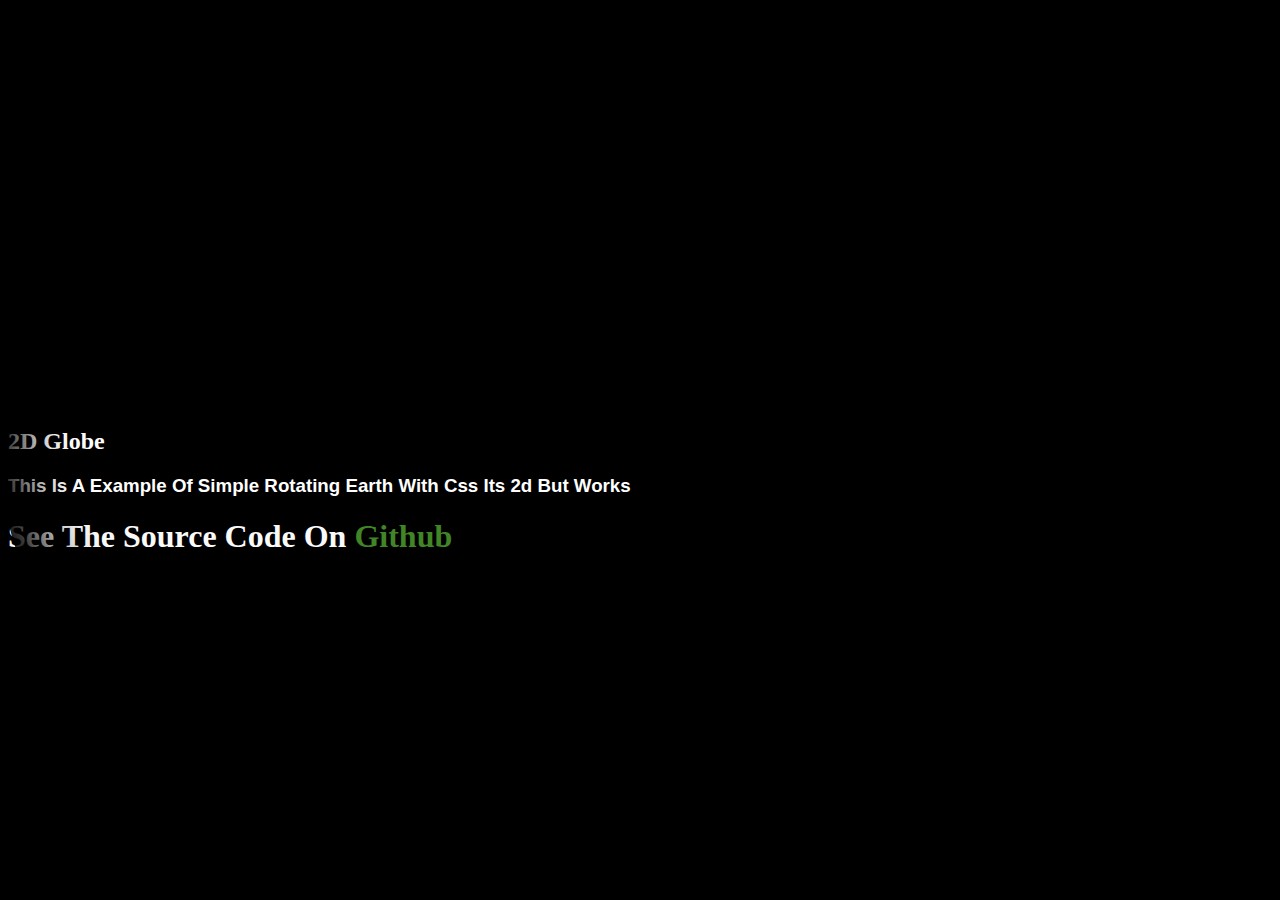
<file: portfolio/index.html>
<!DOCTYPE html>
<html lang="en">
<head>
  <meta charset="UTF-8">
  <meta http-equiv="X-UA-Compatible" content="IE=edge">
  <meta name="viewport" content="width=device-width, initial-scale=1.0">
  <title>2D Earth Project</title>
</head>
<body>
  

<link rel="stylesheet" href="styles.css">
<body style="background-color:rgb(0, 0, 0);"></body>



<div class="earth">

  <div></div>
</div>

<h2 style="font-family:verdana"><Nav>2D Globe</Nav></h2>
<h3 style="font-family:Verdana, Geneva, Tahoma, sans-serif;">This Is A Example Of Simple Rotating Earth With Css Its 2d But Works</h3>
  </div>
  <h1>See The Source Code On <a href="https://github.com/simplystudios/2d-Globe-earth-in-css/tree/main">Github</a></h1>
</body>
</html>
</file>
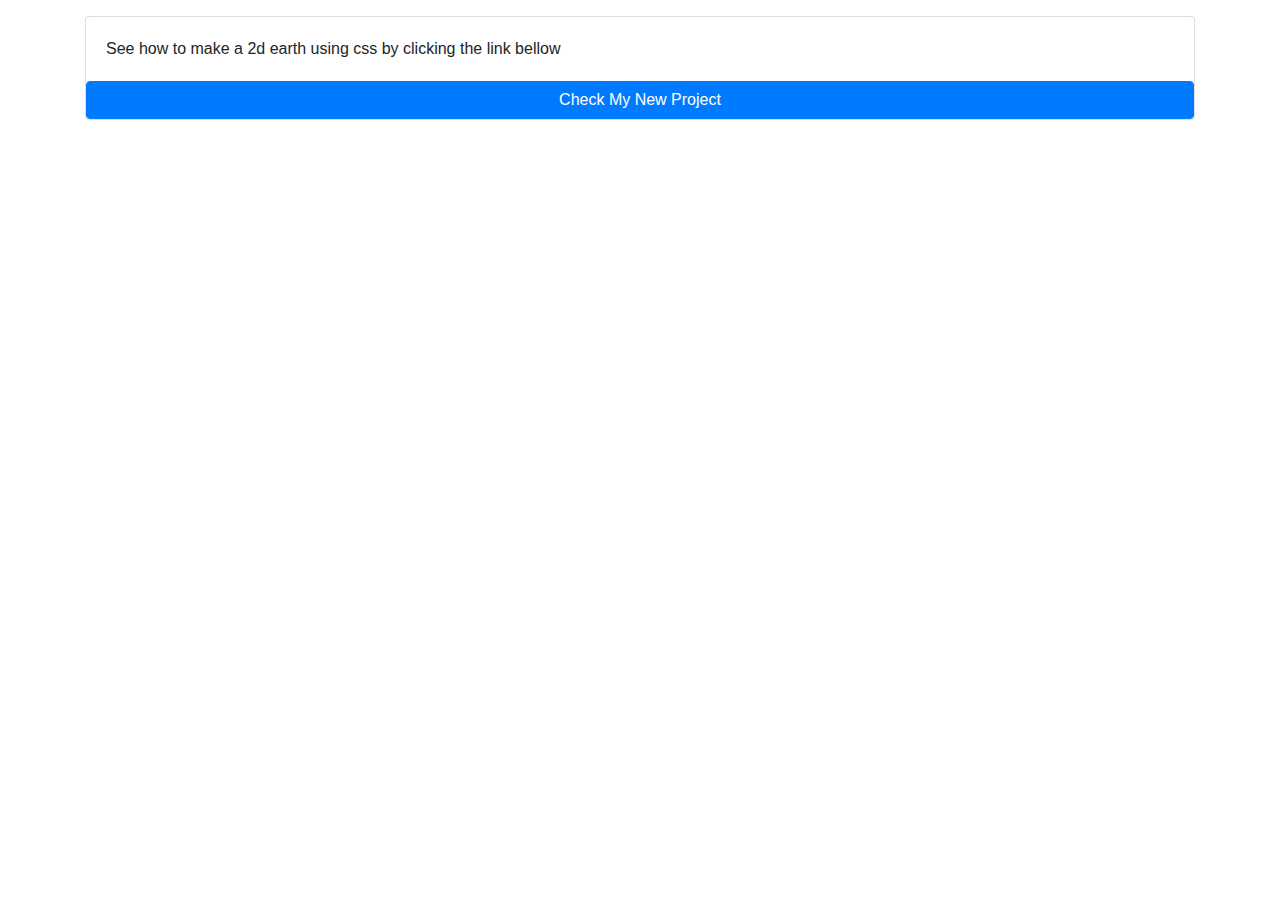
<file: projects/index.html>
<!DOCTYPE html>
<html lang="en">
<head>
    <meta charset="UTF-8">
    <meta http-equiv="X-UA-Compatible" content="IE=edge">
    <meta name="viewport" content="width=device-width, initial-scale=1.0">
    <link rel="stylesheet" href="https://stackpath.bootstrapcdn.com/bootstrap/4.3.1/css/bootstrap.min.css" integrity="sha384-ggOyR0iXCbMQv3Xipma34MD+dH/1fQ784/j6cY/iJTQUOhcWr7x9JvoRxT2MZw1T" crossorigin="anonymous">
    <title>projects</title>
</head>
<body>
   
    <div class="container mt-3">
        <div class="card">
            <div class="card-body">See how to make a 2d earth using css by clicking the link bellow</div>
            <a href="/portfolio/" class="btn btn-primary">Check My New Project</a>
        </div>

</body>
</html>

<script src="https://code.jquery.com/jquery-3.3.1.slim.min.js" integrity="sha384-q8i/X+965DzO0rT7abK41JStQIAqVgRVzpbzo5smXKp4YfRvH+8abtTE1Pi6jizo" crossorigin="anonymous"></script>
<script src="https://cdnjs.cloudflare.com/ajax/libs/popper.js/1.14.7/umd/popper.min.js" integrity="sha384-UO2eT0CpHqdSJQ6hJty5KVphtPhzWj9WO1clHTMGa3JDZwrnQq4sF86dIHNDz0W1" crossorigin="anonymous"></script>
<script src="https://stackpath.bootstrapcdn.com/bootstrap/4.3.1/js/bootstrap.min.js" integrity="sha384-JjSmVgyd0p3pXB1rRibZUAYoIIy6OrQ6VrjIEaFf/nJGzIxFDsf4x0xIM+B07jRM" crossorigin="anonymous"></script>
</file>
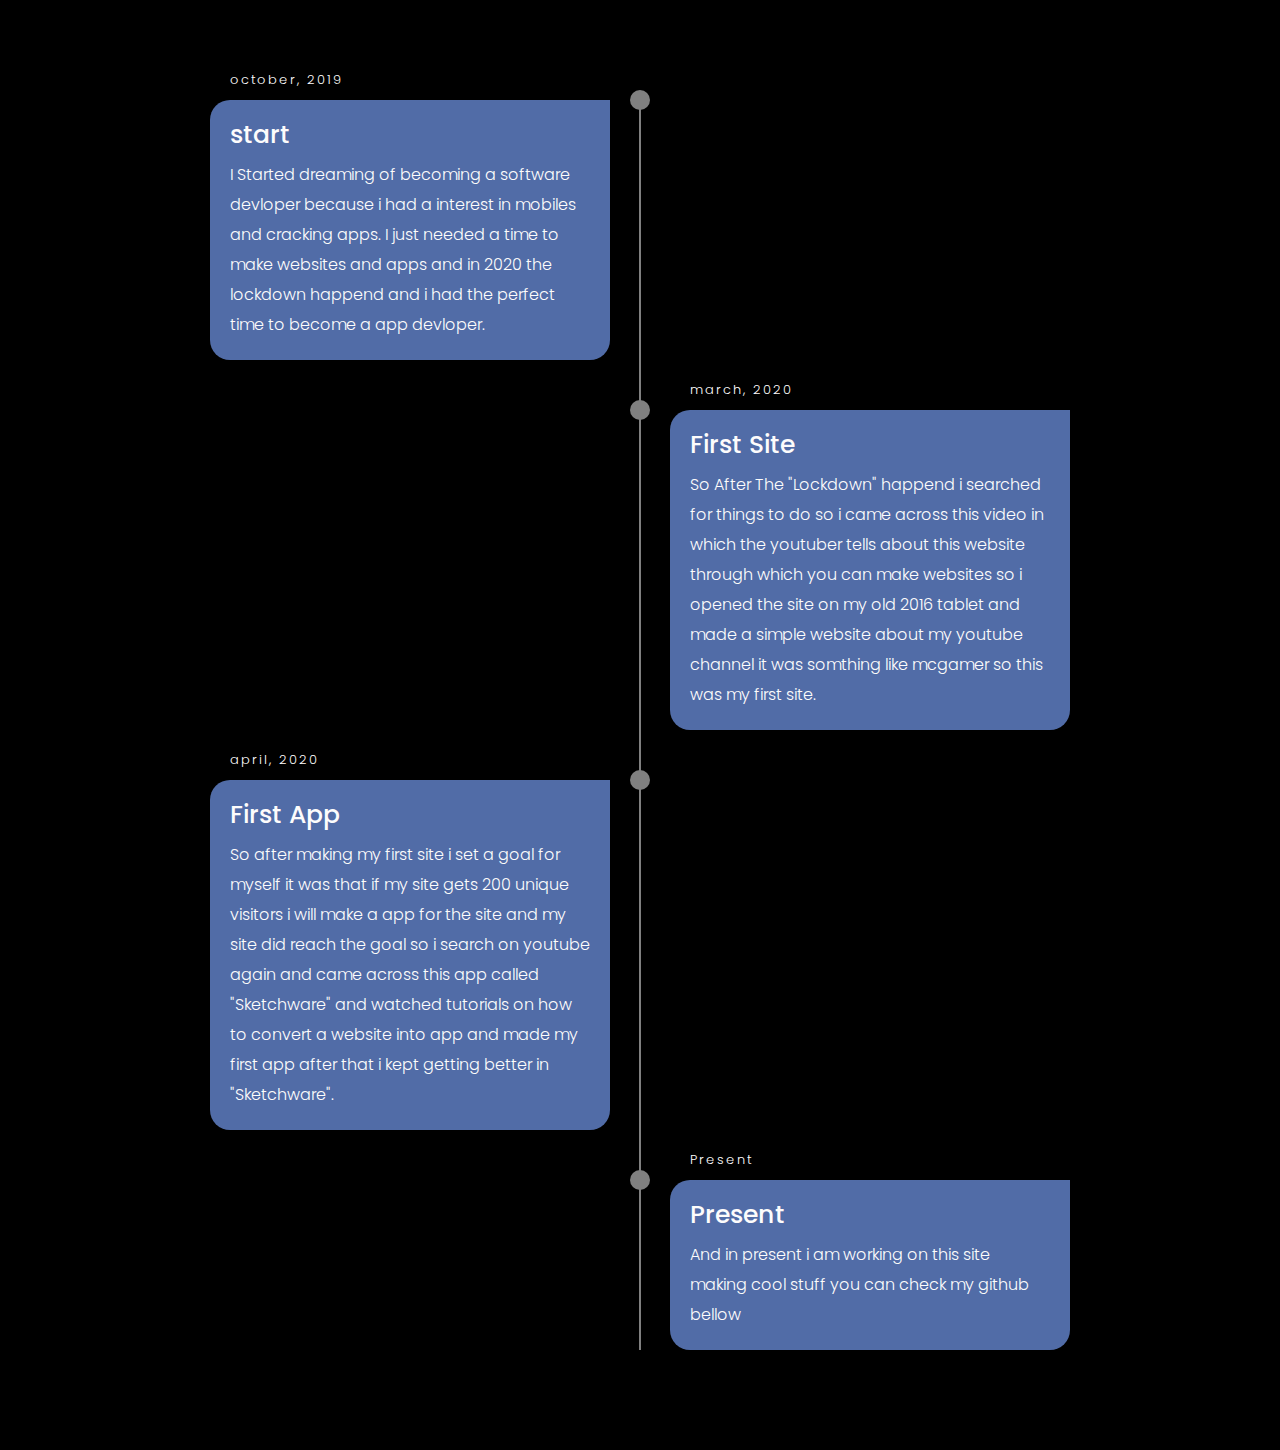
<file: timeline/index.html>
<!DOCTYPE html>
<html lang="en">
<head>
    <meta charset="UTF-8">
    <meta http-equiv="X-UA-Compatible" content="IE=edge">
    <meta name="viewport" content="width=device-width, initial-scale=1.0">
    <link rel="stylesheet" href="styles.css">
    <title>Timeline</title>
</head>
<body>
    <dev class="container">
        <dev class="timeline">
            <ul>
                <li>
                   <dev class="timeline-content">
<h3 class="date">october, 2019</h3>   
                    <h1>start</h1>
                       <p>I Started dreaming of becoming a software devloper because i had a interest in mobiles and cracking apps. I just needed a time to make websites and apps and in 2020 the lockdown happend and i had the perfect time to become a app devloper.</p>
                   </dev>
                </li>
                <li>
                    <dev class="timeline-content">
                        <h3 class="date">march, 2020</h3>
                        <h1>First Site</h1>
                        <p>So After The "Lockdown" happend i searched for things to do so i came across this video in which the youtuber tells about this website through which you can make websites so i opened the site on my old 2016 tablet and made a simple website about my youtube channel it was somthing like mcgamer so this was my first site.</p>
                    </dev>
                 </li> <li>
                    <dev class="timeline-content">
                        <h3 class="date">april, 2020</h3>
                        <h1>First App</h1>
                        <p>So after making my first site i set a goal for myself it was that if my site gets 200 unique visitors i will make a app for the site and my site did reach the goal so i search on youtube again and came across this app called "Sketchware" and watched tutorials on how to convert a website into app and made my first app after that i kept getting better in "Sketchware".</p>
                    </dev>
                 </li> <li>
                    <dev class="timeline-content">
                        <h3 class="date">Present</h3>
                        <h1>Present</h1>
                        <p>And in present i am working on this site making cool stuff you can check my github bellow</p>
                    </dev>
                 </li>             
            </ul>
        </dev>
    </dev>
</body>
</html>
</file>
<file: portfolio/styles.css>
.earth {
  height: 400px;
  top: 1px0;
  bottom: 10px;
  left: 100px;
  right: 100px;
  margin: auto;
  overflow: hidden;
  border-radius: 100%;
  align-self: top;
  box-shadow: 0 0 20px 20px #000 inset, 0 0 20px 2px #000;
}

.earth:after {
  position: absolute;
  content: "";
  top: 0;
  bottom: 0;
  left: 0;
  right: 0;
  box-shadow: 20px -20px 50px 2px rgb(0, 0, 0) inset;
  border-radius: 100%;
}

.earth > div {
  width: 190%;
  height: 100%;
  animation: spin 60s linear alternate infinite;
  background: url(https://images.labroots.com/content_article_profile_image_d1bfc719c79ac3aebab469b70029c555e4899281_4582.png);
  /*orginal image at https://upload.wikimedia.org/wikipedia/commons/thumb/c/c4/Earthmap1000x500compac.jpg/640px-Earthmap1000x500compac.jpg */
  background-size: cover;
}
@keyframes spin {
  to {
    transform: translateX(-50%);
  }
}
body {
  color: rgb(255, 255, 255);
}

h1 {
  color: rgb(250, 250, 250);
}

a:link {
  color: rgb(65, 133, 38);
  background-color: transparent;
  text-decoration: none;
}

a:visited {
  color: pink;
  background-color: transparent;
  text-decoration: none;
}

a:hover {
  color: red;
  background-color: transparent;
  text-decoration: underline;
}

a:active {
  color: yellow;
  background-color: transparent;
  text-decoration: underline;
}
</file>
<file: timeline/styles.css>
@import url('https://fonts.googleapis.com/css2?family=Poppins:wght@300;500&display=swap');
*{
    margin: 0;
    padding: 0;
    box-sizing: border-box;

}
html{
    font-family: 'Poppins', sans-serif;
    color: white;
}
.container{
min-height: 100vh;
width: 100%;
display: flex;
align-items: center;
justify-content: center;
padding: 100px 0;
background-color: #000000;
}
.timeline{
    width: 80%;
    height: auto;
    max-width: 800px;
    margin: 0 auto;
    position: relative;
}
.timeline ul {
    list-style: none;
}
.timeline ul li {
    padding: 20px;
    background-color: #516ca7;
    color: rgb(253, 252, 252);
    border-radius: 10px;
    margin-bottom: 20px;
}
.timeline ul li:last-child{
    margin-bottom: 0;
}
.timeline-content h1{
    font-size: 25px;
    font-weight: 500;
    line-height: 30px;
    margin-bottom: 10px;
}
.timeline-content p{
    font-size: 16px;
    line-height: 30px;
    font-weight: 300;
}
.timeline-content .date{
    font-size: 13px;
    font-weight: 300;
    margin-bottom: 10px;
    letter-spacing: 2px;
}
@media only screen and (min-width: 768px) {
    .timeline::before {
        content: '';
        position: absolute;
        height: 100%;
        width: 2px;
        left: 50%;
        transform: translateX(-50%);
        background-color: gray;
    }
    .timeline ul li {
        width: 50%;
        margin-bottom: 50px;
        position: relative;
    }
    .timeline ul li:nth-child(odd){
        float: left;
        clear: right;
        transform: translateX(-30px);
        border-radius: 20px 0px 20px 20px;
    }
    .timeline ul li:nth-child(even){
        float: right;
        clear: left;
        transform: translateX(30px);
        border-radius: 20px 0px 20px 20px;
    }
    .timeline ul li::after{
        content: '';
        position: absolute;
        height: 20px;
        width: 20px;
        border-radius: 50%;
        background-color: gray;
        top: 0
    }
    .timeline ul li:nth-child(odd)::after {
        transform: translate(50%,-50%);
        right: -30px;
    }
    .timeline ul li:nth-child(even)::after {
        transform: translate(-50%,-50%);
        left: -30px;
    }
    .timeline-content .date{
        position: absolute;
        top: -30px;
    }
    .timeline ul li:hover::before {
        background-color: aqua;
      }
}
</file>
